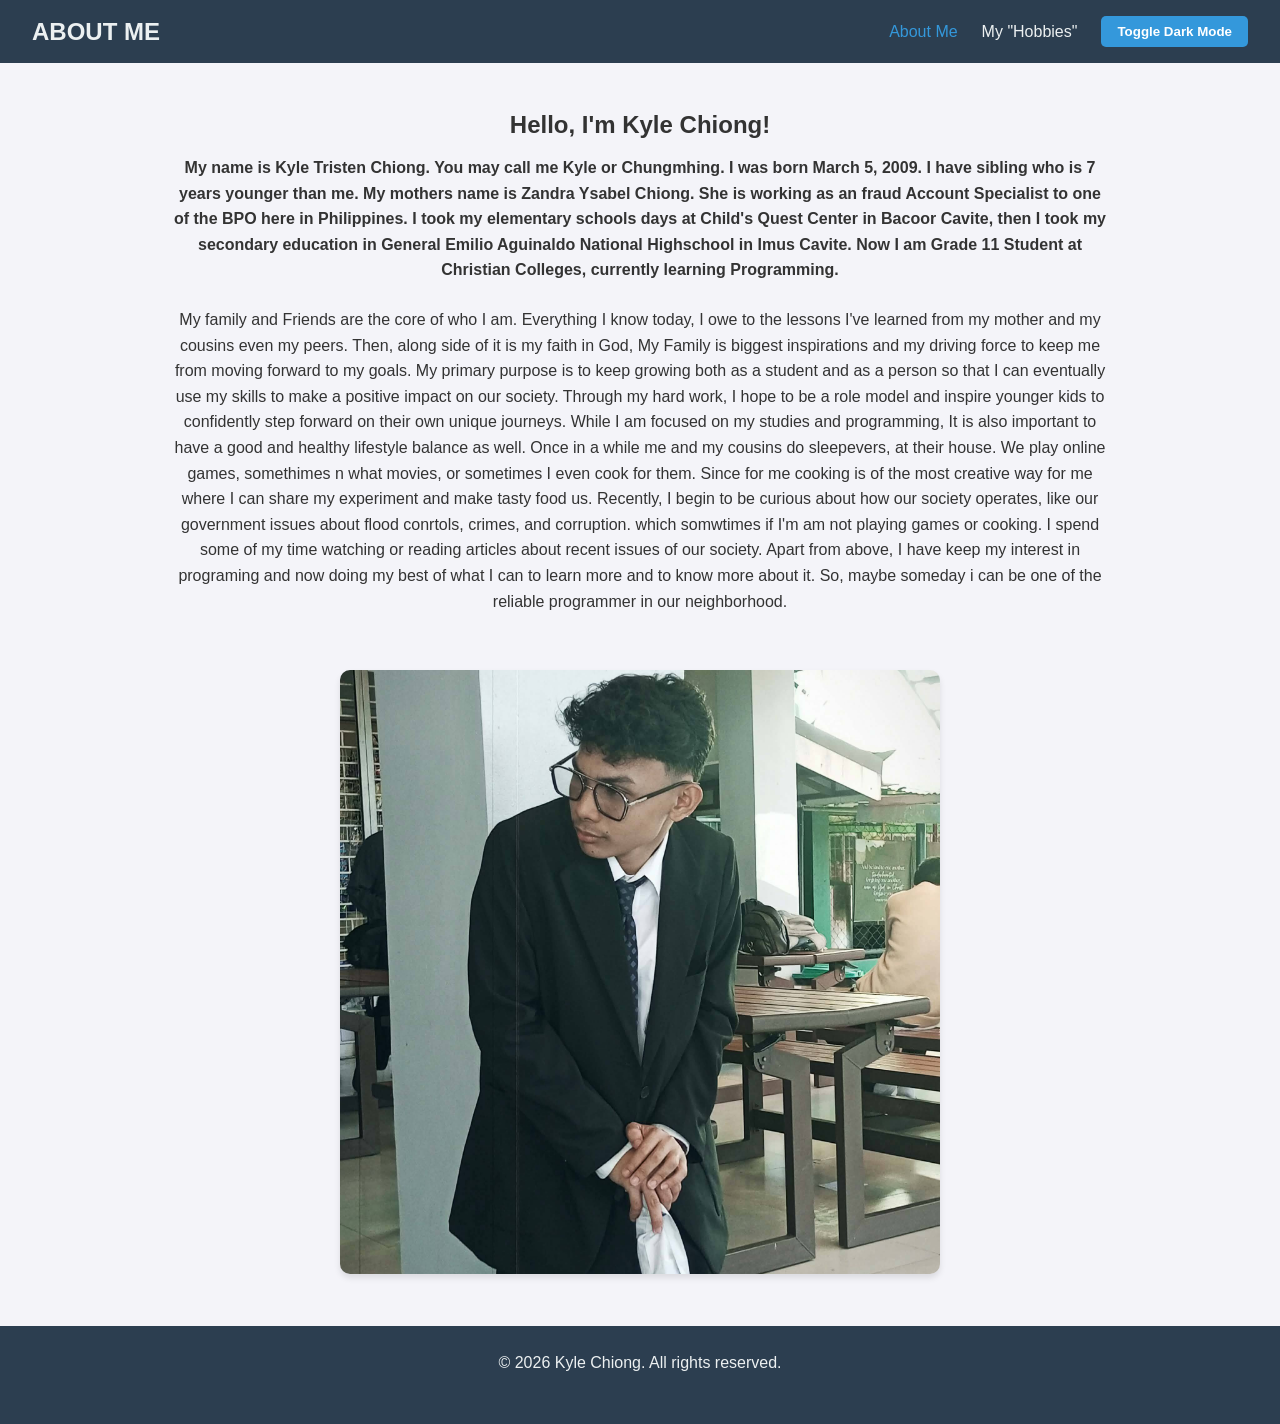
<file: index.html>
<!DOCTYPE html>
<html lang="en">

<head>
    <meta charset="UTF-8">
    <meta name="viewport" content="width=device-width, initial-scale=1.0">
    <title>WHAT IS ABOUT ME</title>
    <link rel="stylesheet" href="style.css">
</head>

<body>
    <nav>
        <div class="logo">ABOUT ME</div>
        <ul class="nav-links">
            <li><a href="index.html" class="active">About Me</a></li>
            <li><a href="hobbies.html">My "Hobbies"</a></li>
            <li><button id="theme-toggle">Toggle Dark Mode</button></li>
        </ul>
    </nav>

    <main>
        <section class="intro">
            <h1>Hello, I'm Kyle Chiong!</h1>
            <p><strong> My name is Kyle Tristen Chiong. You may call me Kyle or Chungmhing. 
                I was born March 5, 2009. I have sibling who is 7 years younger than me. My mothers name is Zandra Ysabel Chiong. 
                She is working as an fraud Account Specialist to one of the BPO here in Philippines. 
                I took my elementary schools days at Child's Quest Center in Bacoor Cavite, then I took my secondary education in General Emilio Aguinaldo National Highschool in Imus Cavite.
                Now I am Grade 11 Student at Christian Colleges, currently learning Programming.</strong></p>
            
            <p>My family and Friends are the core of who I am. Everything I know today, I owe to the lessons I've learned from my mother and my cousins even my peers.
            Then, along side of it is my faith in God, My Family is biggest inspirations and my driving force to keep me from moving forward to my goals.
            My primary purpose is to keep growing both as a student and as a person so that I can eventually use my skills to make a positive impact on our society.
            Through my hard work, I hope to be a role model and inspire younger kids to confidently step forward on their own unique journeys.
            While I am focused on my studies and programming, It is also important to have a good and healthy lifestyle balance as well.
            Once in a while me and my cousins do sleepevers, at their house.
            We play online games, somethimes n what movies, or sometimes I even cook for them.
            Since for me cooking is of the most creative way for me where  I can share my experiment and make tasty food us.
            Recently, I begin to be curious about how our society operates, like our government issues about flood conrtols, crimes, and corruption. which somwtimes if I'm am not playing games or cooking.
            I spend some of my time watching or reading articles about recent issues of our society. 
            Apart from above, I have keep my interest in programing and now doing my best of what I can to learn more and to know more about it.
            So, maybe someday i can be one of the reliable programmer in our neighborhood.
            </p>

            <img src="Pfp.chiong.jpg"
                alt="Kyle Chiong profile picture" class="profile-pic">
        </section>
    </main>

    <footer>
        <p>&copy; 2026 Kyle Chiong. All rights reserved.</p>
    </footer>

    <script src="script.js"></script>
</body>

</html>
</file>
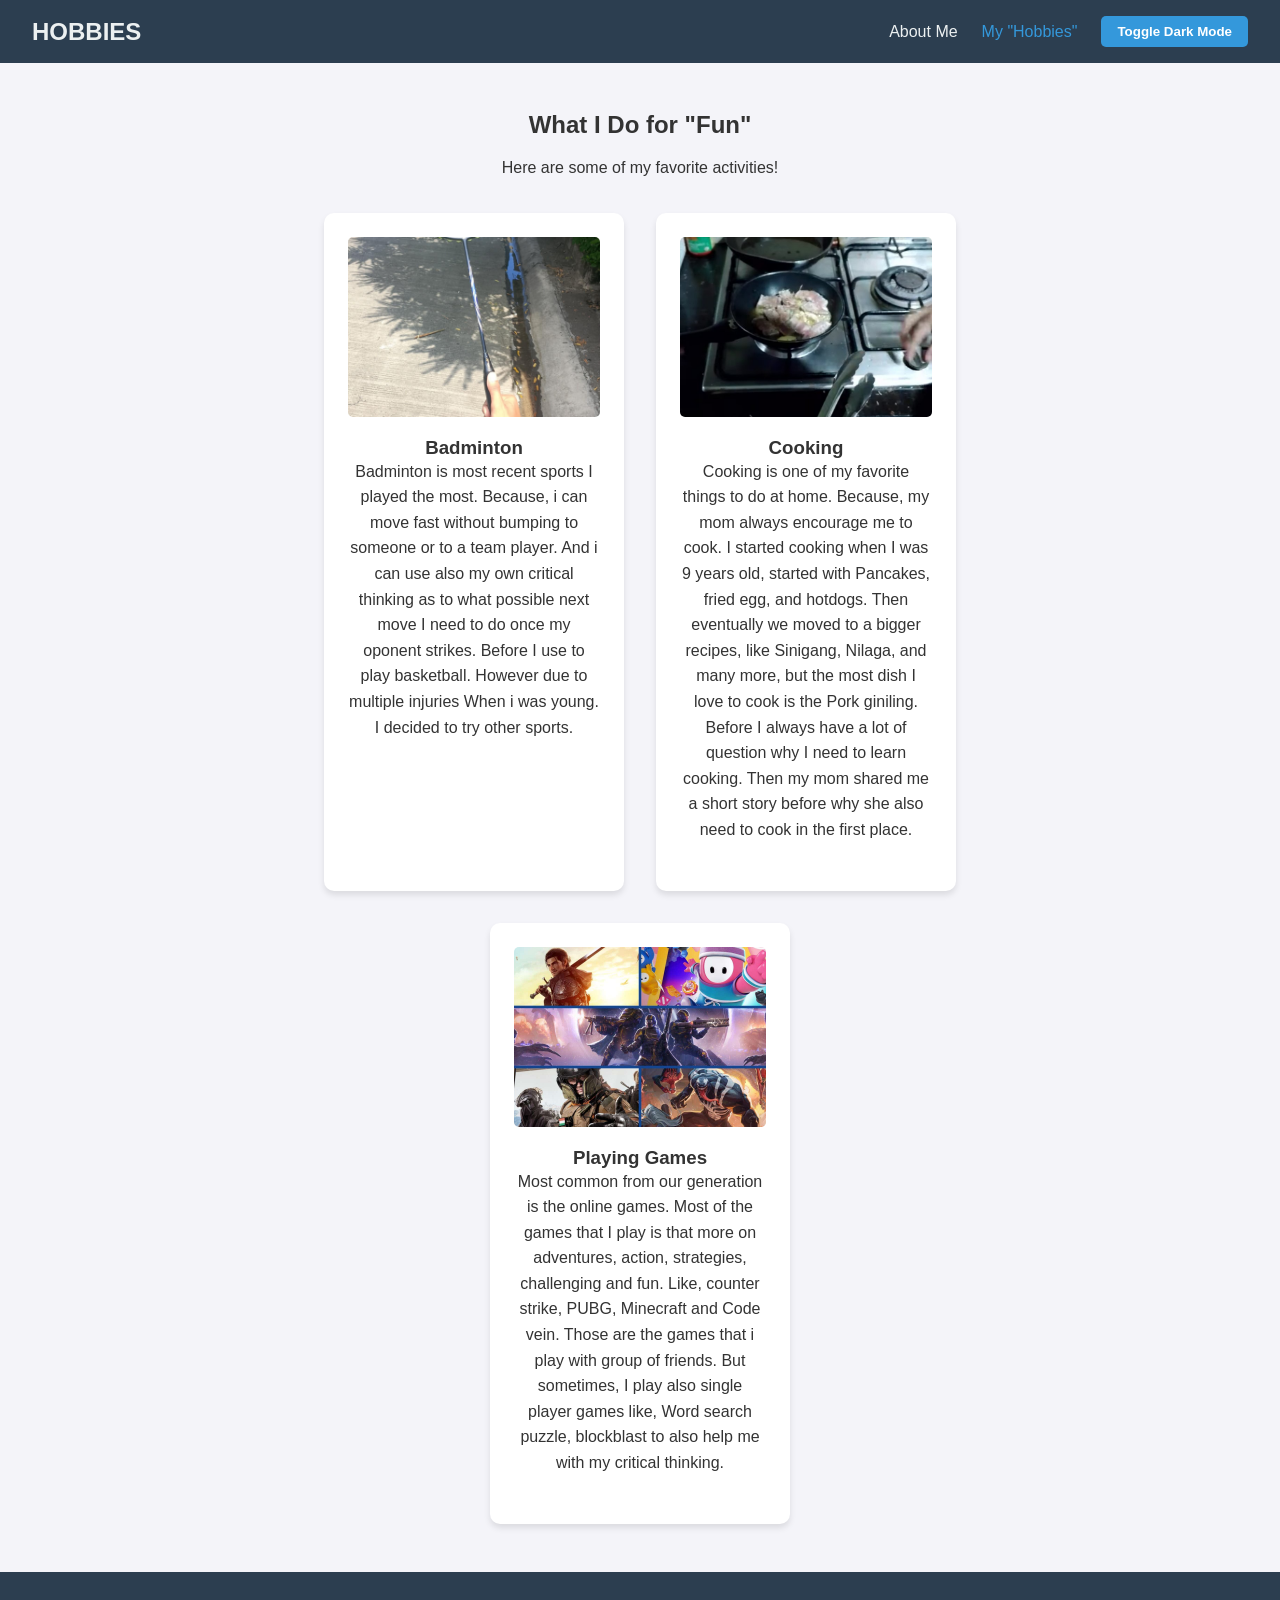
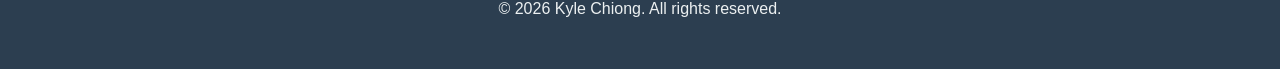
<file: hobbies.html>
<!DOCTYPE html>
<html lang="en">
<head>
    <meta charset="UTF-8">
    <meta name="viewport" content="width=device-width, initial-scale=1.0">
    <title>MY HOBBIES</title>
    <link rel="stylesheet" href="style.css">
</head>
<body>
    <nav>
        <div class="logo">HOBBIES</div>
        <ul class="nav-links">
            <li><a href="index.html">About Me</a></li>
            <li><a href="hobbies.html" class="active">My "Hobbies"</a></li>
            <li><button id="theme-toggle">Toggle Dark Mode</button></li>
        </ul>
    </nav>

    <main>
        <section class="hobbies">
            <h1>What I Do for "Fun"</h1>
            <p>Here are some of my favorite activities!</p>

            <div class="hobby-grid">
                <div class="hobby-card">
                    <img src="badminton.jpg" alt="badminton">
                    <h3>Badminton</h3>
                    <p>Badminton is most recent sports I played the most.
                        Because, i can move fast without bumping to someone or to a team player.
                        And i can use also my own critical thinking as to what possible next move I need to do once my oponent strikes.
                        Before I use to play basketball.
                        However due to multiple injuries When i was young. I decided to try other sports.</p>
                </div>

                <div class="hobby-card">
                    <img src="cooking.jpg" alt="cooking">
                    <h3>Cooking</h3>
                    <p>Cooking is one of my favorite things to do at home. Because, my mom always encourage me to cook.
                        I started cooking when I was 9 years old, started with Pancakes, fried egg, and hotdogs.
                        Then eventually we moved to a bigger recipes, like Sinigang, Nilaga, and many more, but the most dish I love to cook is the Pork giniling.
                        Before I always have a lot of question why I need to learn cooking. Then my mom shared me a short story before why she also need to cook in the first place.</p>
                </div>

                <div class="hobby-card">
                    <img src="we are venom.jpg" alt="games">
                    <h3>Playing Games</h3>
                    <p>Most common from our generation is the online games. Most of the games that I play is that more on adventures, action, strategies, challenging and fun. Like, counter strike, PUBG, Minecraft and Code vein.
                        Those are the games that i play with group of friends.
                        But sometimes, I play also single player games like, Word search puzzle, blockblast to also help me with my critical thinking.</p>
                </div>
            </div>
        </section>
    </main>

    <footer>
        <p>&copy; 2026 Kyle Chiong. All rights reserved.</p>
    </footer>

    <script src="script.js"></script>
</body>
</html>
</file>
<file: style.css>
:root {
    --bg-color: #f4f4f9;
    --text-color: #333;
    --nav-bg: #2c3e50;
    --nav-text: #ecf0f1;
    --card-bg: #ffffff;
}

.dark-mode {
    --bg-color: #1a1a2e;
    --text-color: #e6e6e6;
    --nav-bg: #0f3460;
    --nav-text: #ffffff;
    --card-bg: #16213e;
}

* {
    margin: 0;
    padding: 0;
    box-sizing: border-box;
}

body {
    font-family: 'Segoe UI', Tahoma, Geneva, Verdana, sans-serif;
    background-color: var(--bg-color);
    color: var(--text-color);
    display: flex;
    flex-direction: column;
    min-height: 100vh;
    transition: background-color 0.3s, color 0.3s;
}


nav {
    background-color: var(--nav-bg);
    color: var(--nav-text);
    padding: 1rem 2rem;
    display: flex;
    justify-content: space-between;
    align-items: center;
}

.logo {
    font-size: 1.5rem;
    font-weight: bold;
}

.nav-links {
    list-style: none;
    display: flex;
    gap: 1.5rem;
    align-items: center;
}

.nav-links a {
    color: var(--nav-text);
    text-decoration: none;
    font-weight: 500;
    transition: color 0.2s;
}

.nav-links a:hover, .nav-links a.active {
    color: #3498db;
}

#theme-toggle {
    background-color: #3498db;
    color: white;
    border: none;
    padding: 0.5rem 1rem;
    border-radius: 5px;
    cursor: pointer;
    font-weight: bold;
    transition: background-color 0.2s;
}

#theme-toggle:hover {
    background-color: #2980b9;
}


main {
    flex: 1;
    padding: 3rem 2rem;
    max-width: 1000px;
    margin: 0 auto;
    text-align: center;
}

h1 {
    margin-bottom: 1rem;
}

p {
    line-height: 1.6;
    margin-bottom: 1.5rem;
}

.profile-pic {
    width: 100%;
    max-width: 600px;
    height: auto;
    border-radius: 10px;
    margin-top: 2rem;
    box-shadow: 0 4px 6px rgba(0,0,0,0.1);
}


.hobby-grid {
    display: flex;
    gap: 2rem;
    justify-content: center;
    flex-wrap: wrap;
    margin-top: 2rem;
}

.hobby-card {
    background-color: var(--card-bg);
    border-radius: 10px;
    padding: 1.5rem;
    width: 300px;
    box-shadow: 0 4px 6px rgba(0,0,0,0.1);
    transition: transform 0.2s, background-color 0.3s;
}

.hobby-card:hover {
    transform: translateY(-5px);
}

.hobby-card img {
    width: 100%;
    height: 180px;
    object-fit: cover;
    border-radius: 5px;
    margin-bottom: 1rem;
}


footer {
    background-color: var(--nav-bg);
    color: var(--nav-text);
    text-align: center;
    padding: 1.5rem;
    margin-top: auto;
}
</file>
